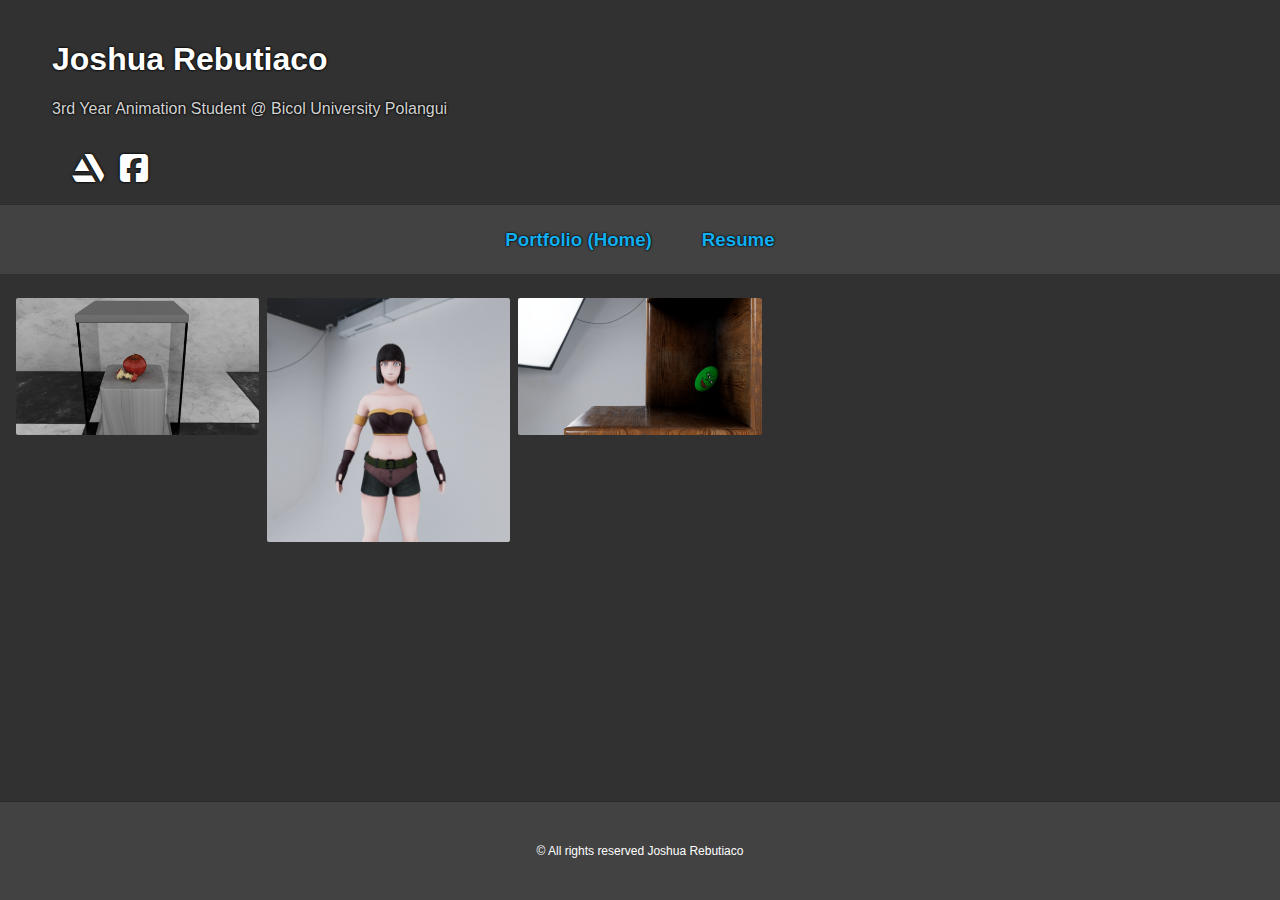
<file: index.html>
<!DOCTYPE html>
<html>

    <head>
        <meta name="viewport" content="width=device-width, initial-scale=1.0">
        <title>Joshua Rebutiaco - Portfolio</title>
        <link rel="stylesheet" href="portfolio.css">
        <link rel="icon" type="image/x-icon" class="webicon" href="imgs/icons8-artstation-18.png">
        <link rel="stylesheet" href="https://cdnjs.cloudflare.com/ajax/libs/font-awesome/6.5.0/css/all.min.css">
    </head>

    <body>

        <div class="site-header">
            <div class="info-container">
                    <div class="info">
                        <h1>Joshua Rebutiaco</h1>
                        <p class="secondary-info">3rd Year Animation Student @ Bicol University Polangui</p><br>
                        <div class="links">
                            <a href="https://www.artstation.com/bocchidayo6"><i class="fa-brands fa-artstation fa-2x"></i></a>
                            <a href="https://www.facebook.com/shwu.rebutiaco/"><i class="fa-brands fa-square-facebook fa-2x"></i></a>
                        </div>
                    </div>
                </div>
            </div>     
        </div>

        <nav class="tabs-container">
            <ul class="tabs">
                <li>
                    <a href="index.html"><h3>Portfolio (Home)</h3></a>
                </li>
                <li>
                    <a href="resume.html"><h3>Resume</h3></a>
                </li>
            </ul>
        </nav>

        <header class="site-wrapper">
            <section class="showcase">
                <a href="proj1.html">
                    <div class="showcase-item">
                        <img src="imgs/apol.jpg" class="image" alt="">
                        <div class="middle">
                            <div class="text">CpA 1 - Apple</div>
                        </div>
                    </div>
                </a>

                <a href="proj2.html">
                    <div class="showcase-item">
                        <img src="imgs/project-hunter/Character_Arnold-2k.jpg" class="image" alt="">
                        <div class="middle">
                            <div class="text">Hunter</div>
                        </div>
                    </div>
                </a>

                <a href="proj3.html">
                    <div class="showcase-item">
                        <img src="imgs/Bouncing-Ball.jpg" class="image" alt="">
                        <div class="middle">
                            <div class="text">CpA 2 - Bouncing Ball</div>
                        </div>
                    </div>
                </a>
            </section>
        </header><br><br><br>

        <footer class="site-footer">
            <div class="global-footer">
                <div class="footer-contents">
                    <p>© All rights reserved Joshua Rebutiaco</p>
                </div>
            </div>
        </footer>
    </body>                      
</html>
</file>
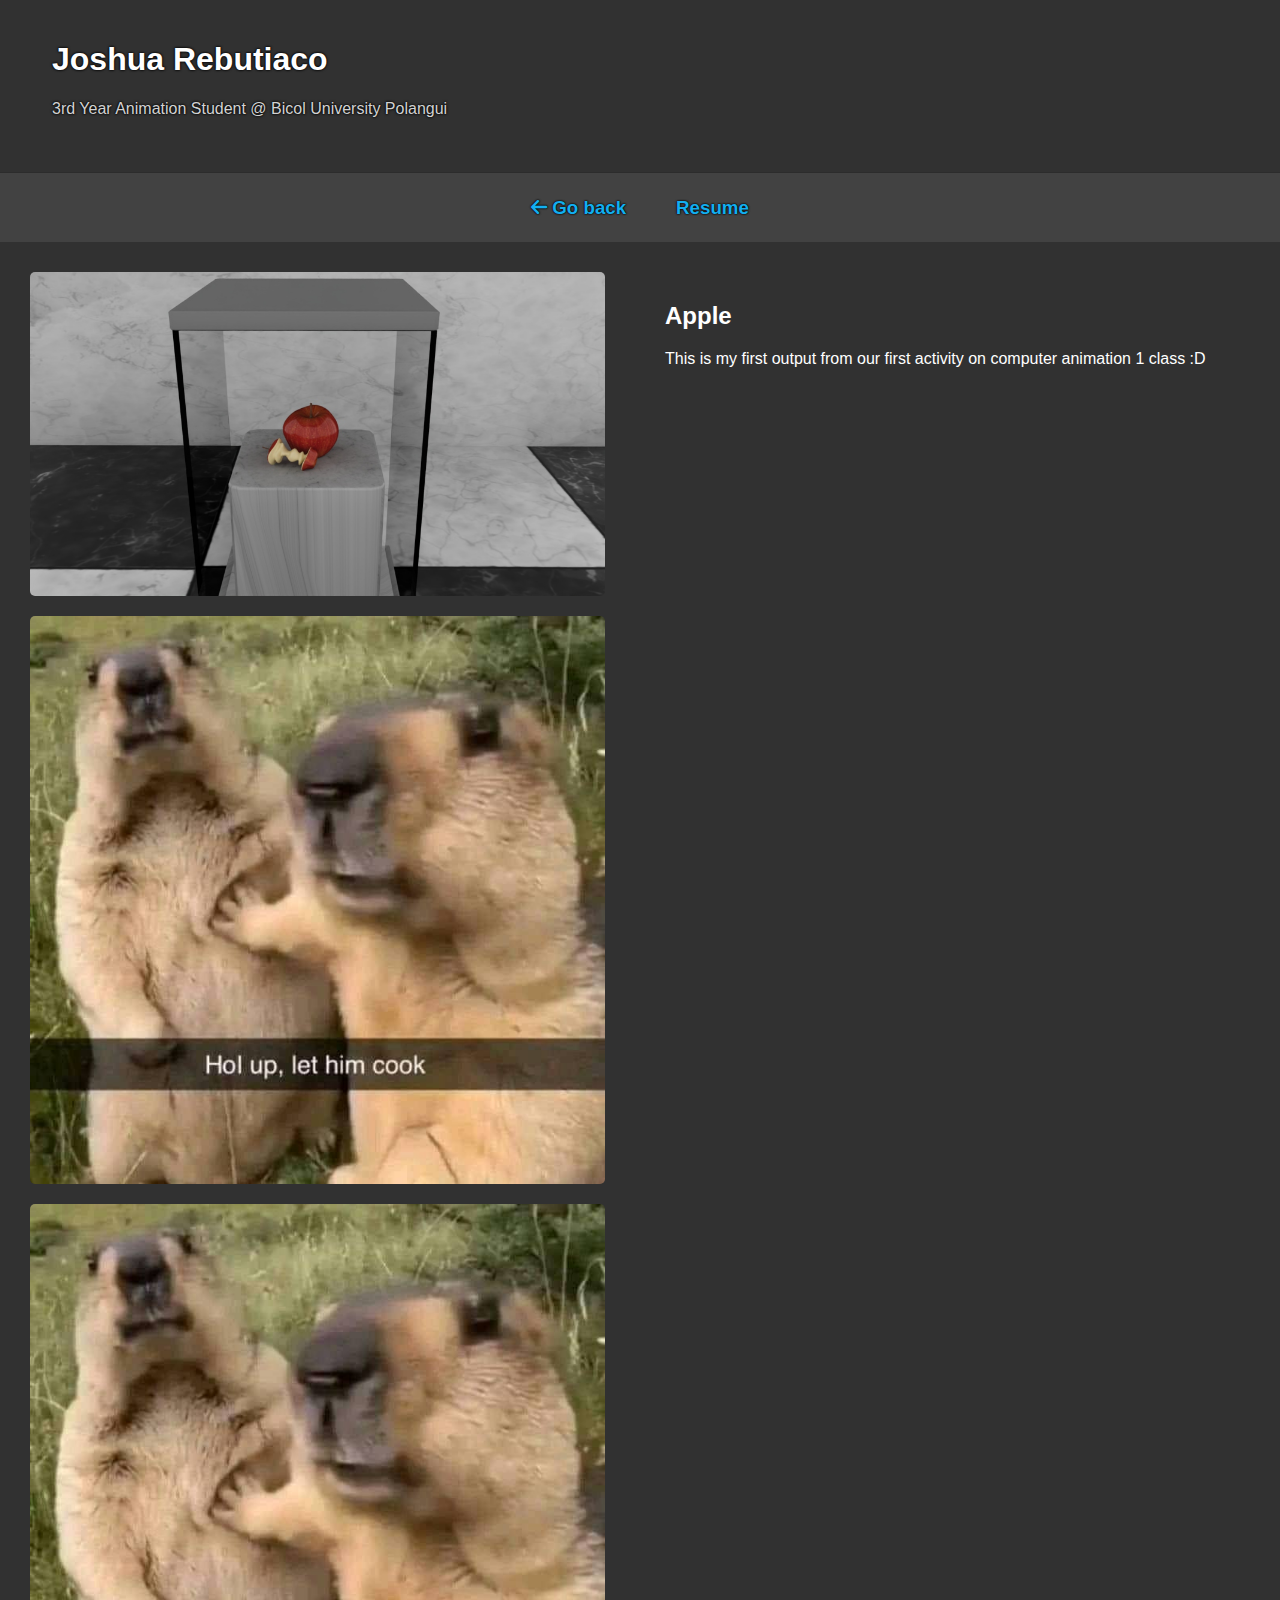
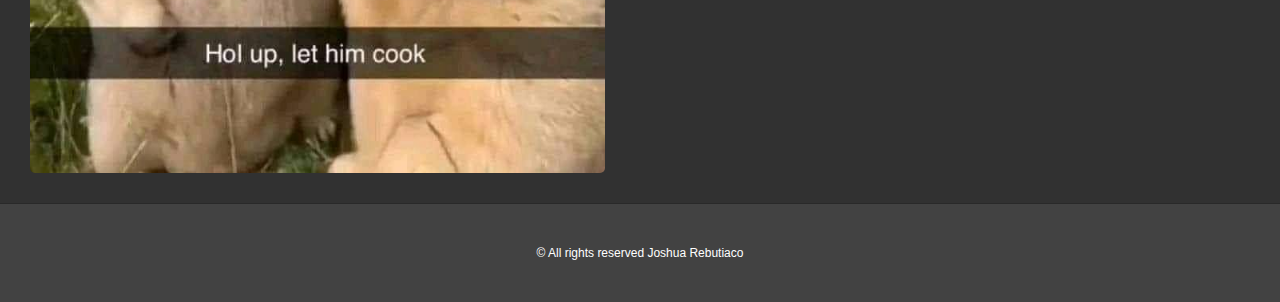
<file: proj1.html>
<!DOCTYPE html>
<html>
    <head>
        <title>Joshua Rebutiaco - Portfolio</title>

        <link rel="stylesheet" href="portfolio.css">

        <link rel="icon" type="image/x-icon" class="webicon" href="imgs/icons8-artstation-18.png">
        <link rel="stylesheet" href="https://cdnjs.cloudflare.com/ajax/libs/font-awesome/6.5.0/css/all.min.css">
    </head>

    <body>
        <div class="site-header">
            <div class="info-container">
                    <div class="info">
                        <h1>Joshua Rebutiaco</h1>
                        <p class="secondary-info">3rd Year Animation Student @ Bicol University Polangui</p><br>
                    </div>
                </div>
            </div>     
        </div>

        <nav class="tabs-container">
            <ul class="tabs">
                <li>
                    <h3><a href="index.html" class="to-home"><i class="fa-solid fa-arrow-left"></i> Go back</a></h3>
                </li>
                <li>
                    <a href="resume.html"><h3>Resume</h3></a>
                </li>
            </ul>
        </nav>
        
        <div class="proj-global-container">
            <div class="containerfor">
                <div class="img-desc-container">
                    <div class="img-container">
                        <div class="proj-container">
                            <img src="imgs/apol.jpg" alt="">
                        </div>

                        <div class="proj-container">
                            <img src="imgs/letmecook.jpg" alt="">
                        </div>

                        <div class="proj-container">
                            <img src="imgs/letmecook.jpg" alt="">
                        </div>

                    </div>

                    <div class="desc-container">
                        <h2>Apple</h2>
                        <p>This is my first output from our first activity on computer animation 1 class :D</p>
                    </div>

                </div>

            </div>

        </div>

        <footer class="site-footer">
            <footer class="global-footer">
                <div class="footer-contents">
                    <p>© All rights reserved Joshua Rebutiaco</p>
                </div>
            </footer>
        </footer>
    <body>


</html>
</file>
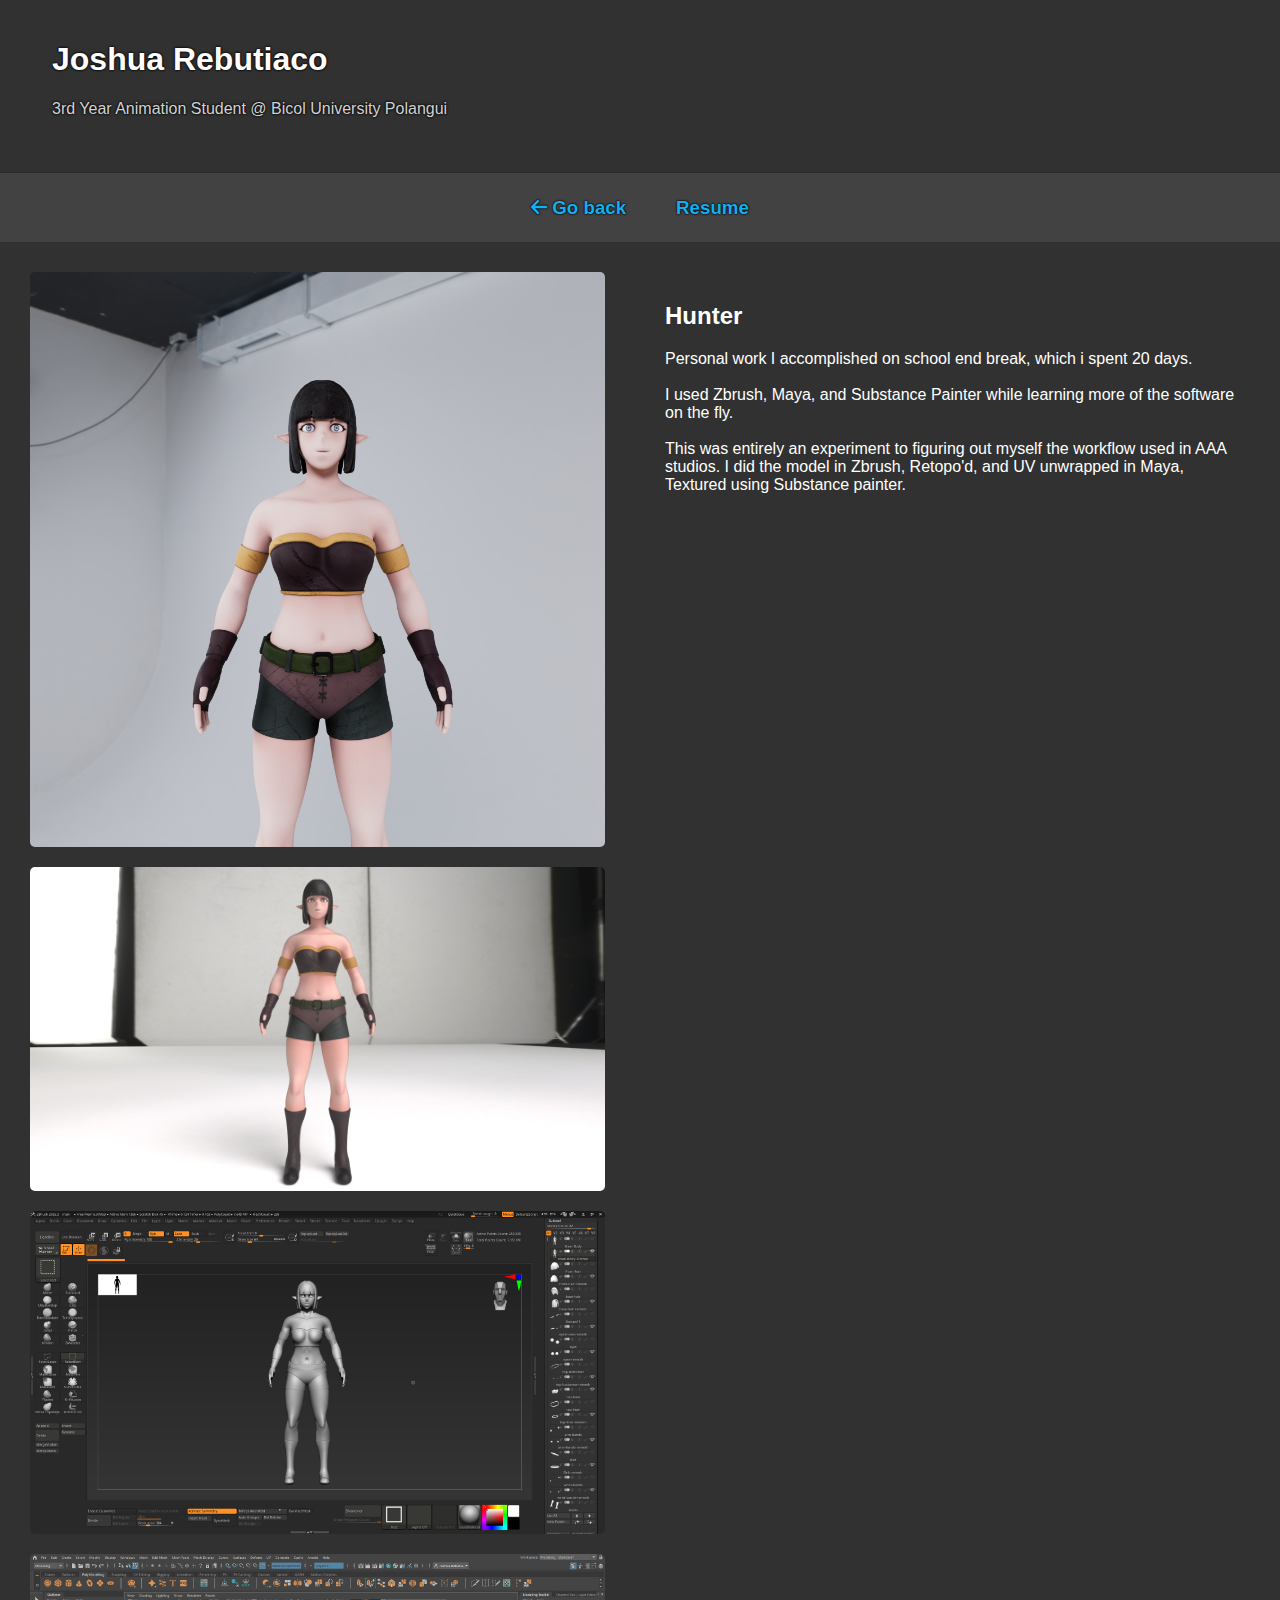
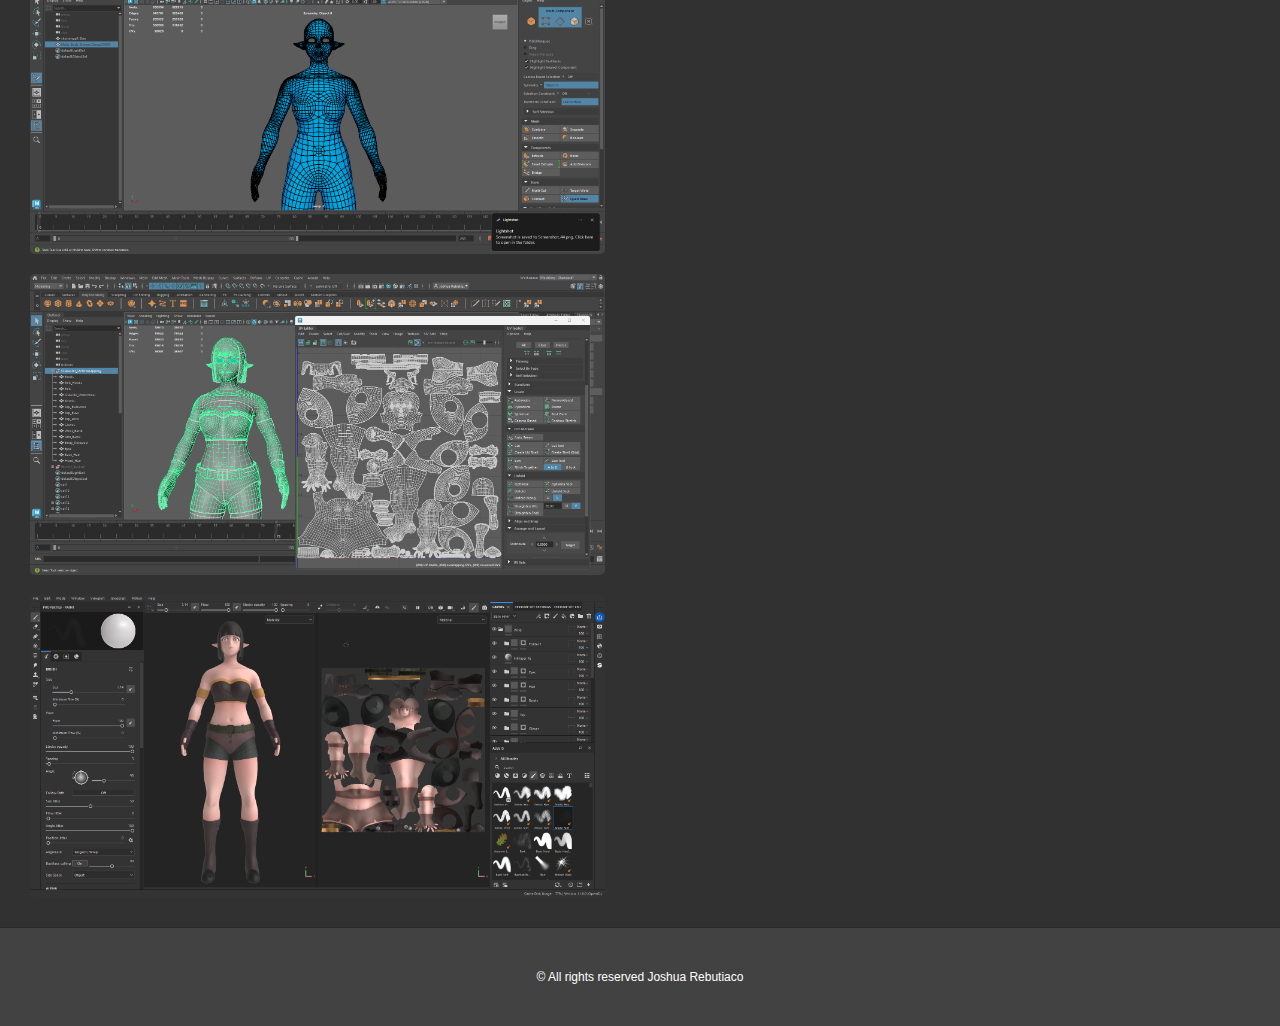
<file: proj2.html>
<!DOCTYPE html>
<html>
    <head>
        <title>Joshua Rebutiaco - Portfolio</title>

        <link rel="stylesheet" href="portfolio.css">

        <link rel="icon" type="image/x-icon" class="webicon" href="imgs/icons8-artstation-18.png">
        <link rel="stylesheet" href="https://cdnjs.cloudflare.com/ajax/libs/font-awesome/6.5.0/css/all.min.css">
    </head>

    <body>
        <div class="site-header">
            <div class="info-container">
                    <div class="info">
                        <h1>Joshua Rebutiaco</h1>
                        <p class="secondary-info">3rd Year Animation Student @ Bicol University Polangui</p><br>
                    </div>
                </div>
            </div>     
        </div>

        <nav class="tabs-container">
            <ul class="tabs">
                <li>
                    <h3><a href="index.html" class="to-home"><i class="fa-solid fa-arrow-left"></i> Go back</a></h3>
                </li>
                <li>
                    <a href="resume.html"><h3>Resume</h3></a>
                </li>
            </ul>
        </nav>
        
        <div class="proj-global-container">
            <div class="containerfor">
                <div class="img-desc-container">
                    <div class="img-container">
                        <div class="proj-container">
                            <img src="imgs/project-hunter/Character_Arnold-2k.jpg" alt="">
                        </div>

                        <div class="proj-container">
                            <img src="imgs/project-hunter/Character_Iray-2k.jpg" alt="">
                        </div>

                        <div class="proj-container">
                            <img src="imgs/project-hunter/zbr-hunter.png" alt="">
                        </div>

                        <div class="proj-container">
                            <img src="imgs/project-hunter/maya-hunter.png" alt="">
                        </div>

                        <div class="proj-container">
                            <img src="imgs/project-hunter/maya-hunter2.png" alt="">
                        </div>

                        <div class="proj-container">
                            <img src="imgs/project-hunter/SP-hunter.png" alt="">
                        </div>

                    </div>

                    <div class="desc-container">
                        <h2>Hunter</h2>
                        <p>
                            Personal work I accomplished on school end break, which i spent 20 days.
                            <br>
                            <br>
                            I used Zbrush, Maya, and Substance Painter while learning more of the software on the fly.
                            <br>
                            <br>
                            This was entirely an experiment to figuring out myself the workflow used in AAA studios.
                            
                            I did the model in Zbrush, Retopo'd, and UV unwrapped in Maya, Textured using 
                            Substance painter. 
                            
                        </p>
                    </div>

                </div>

            </div>

        </div>

        <footer class="site-footer">
            <footer class="global-footer">
                <div class="footer-contents">
                    <p>© All rights reserved Joshua Rebutiaco</p>
                </div>
            </footer>
        </footer>
    <body>


</html>
</file>
<file: portfolio.css>
/* index.html + global style */
.info-container {
    padding-left: 16px;
}

.info {
    background-color: #313131;
    color: white;
    text-shadow: 0 0 2px black, 0 0 3px black;
    padding-left: 16px;
}

.secondary-info {
    color: lightgray;
}

.links {
    display: flex;
    flex-direction: row;
    align-items: center;
    padding-left: 20px;
    gap: 16px;
}

.links i:hover {
    color: #0075d4;
}

.links img {
    width: 30px;
    height: 30px;
    border-radius: 5px;
}

.site-header {
    padding: 20px;
}

body {
    display: flex;
    flex-direction: column;
    min-height: 100vh;
    background-color: #313131;
    font-family:Verdana, Geneva, Tahoma, sans-serif;
    padding: 0;
    margin: 0;
}

.site-wrapper {
    padding: 16px;
    flex: 1;
}

.tabs-container {
    padding: 5px;
    background-color: #424242;
    border-top: 1.5px solid rgb(44, 44, 44);
}

.tabs-container ul {
    margin: 0;
    padding: 0;
}

.tabs {
    list-style-type: none;
    display: flex;
    justify-content: center;
    align-items: center;
    gap: 50px;
}

.tabs a:hover {
    color: #0075d4;
}

.tabs a {
    color: #13aff0;
    text-decoration: none;
    text-shadow: 0 0 2px black, 0 0 2px black;
    display: block;
    text-align: center;
}

.showcase {
  display: grid;
  grid-template-columns: repeat(5, 1fr);
  gap: 8px;
  justify-content: center;
  padding-top: 8px;
  width: 100%;
  text-align: center;
}

@media (max-width: 1200px) {
  .showcase {
    grid-template-columns: repeat(4, 1fr);
  }
}

@media (max-width: 900px) {
  .showcase {
    grid-template-columns: repeat(3, 1fr);
  }
}

@media (max-width: 600px) {
  .showcase {
    grid-template-columns: repeat(2, 1fr);
  }
}

@media (max-width: 400px) {
  .showcase {
    grid-template-columns: 1fr;
  }
}

.showcase-item {
    width: auto;
    max-width: 100%;
    border-radius: 2px;
    overflow: hidden;
    text-align: center;
    position: relative;
}

.showcase-item img {
    opacity: 1;
    width: 100%;
    height: auto;
    display: block;
    transition: .5s ease;
    backface-visibility: hidden;
}

.middle {
    transition: .5s ease;
    opacity: 0;
    position: absolute;
    top: 50%;
    left: 50%;
    transform: translate(-50%, -50%);
    -ms-transform: translate(-50%, -50%)
}

.showcase-item:hover .image {
    opacity: 0.3;
}
.showcase-item:hover .middle {
    opacity: 1;
}

.text {
    font-size: 24px;
    color: white;
}

.site-footer {
    border-top: 1.5px solid rgb(41, 41, 41);
}

.global-footer {
    background-color: #424242;
    padding: 20px;
    color: white;
}

.footer-contents {
    display: flex;
    justify-content: center;
    padding: 10px;
    font-size: 12px;
}

/* Resume.html style */

.info a {
    color: white;
    text-decoration: none;
}

.to-home:hover {
    color: #0075d4;
}

.prof-img-desc-container {
    padding: 16px;
}

.prof-img-container {
    display: block;
    text-align: center;
}

.prof-img-container img {
    width: 180px;
    height: 180px;
    border-radius: 50%;
    object-fit: cover;
}

.prof-desc {
    padding: 0;
    margin: 0;
    color: white;
    text-shadow: 0 0 2px black, 0 0 3px black;
    display: block;
    text-align: center;
}

.prof-desc h4 {
    color: lightgrey;
    text-shadow: 0 0 2px black, 0 0 3px black;
}

.prof-desc p {
    color: lightgrey;
    font-size: 16px;
}

.main-page {
    padding: 10px;
    display: flex;
    flex-direction: column;
    align-items: center;
    width: 100%;
    max-width: 800px;
    margin: 0 auto;
}

.summary-part {
    padding: 20px;
    color: white;
    border-bottom: 1.5px solid lightgrey;
}

.summary-part li {
    font-size: 16px;
}

.skills-part {
    color: white;
    padding: 20px;
    border-bottom: 1.5px solid lightgrey;
}

.my-skills {
    list-style-type: none;
    display: flex;
    flex-wrap: wrap;
    gap: 16px;
}

.my-skills li {
    padding: 8px;
    border: 1.5px solid white;
    font-size: 12px;
}

.software-part {
    padding: 20px;
    color: white;
    border-bottom: 1.5px solid lightgrey;
}

.software-list {
    display: flex;
    flex-wrap: wrap;
}
.software-icon {
    display: flex;
    flex-wrap: wrap;
    align-items: center;
    padding: 16px;
    gap: 8px;
}

.software-list img {
    width: 30px;
    height: 30px;
}

.software-list p {
    display: flex;
    flex-wrap: wrap;
    align-items: center;
}

.experience-part {
    color: white;
    padding: 20px;
    border-bottom: 1.5px solid lightgrey;
}

.education-part {
    color: white;
    padding: 20px;
}

.educ-details h4 {
    font-size: 16px;
}

.educ-major p {
    font-size: 14px;
    padding: 0;
}

.awards {
    list-style-type: none;
}

.awards p {
    font-size: 12px;
}

/* Proj1.html - CSS */

.proj-global-container {
    display: flex;
    justify-content: center;
    padding: 10px;
}

.containerfor {
    display: flex;
    flex-direction: row;
    flex-wrap: wrap;
    justify-content: center;
    padding: 20px;
    gap: 50px;
}

.img-container {
    display: flex;
    flex-direction: column;
    gap: 20px;
    flex: 1;
    min-width: 250px;
}

.proj-container img {
    width: 100%;
    max-width: 800px;
    height: auto;
    display: block;
    object-fit: cover;
    border-radius: 5px;
}

.img-desc-container {
    display: flex;
    flex-direction: row;
    flex-wrap: wrap;
    gap: 50px;
    width: 100%;
}

.desc-container {
    flex: 1;
    color: white;
    align-items: center;
    padding: 10px;
}

@media (max-width: 768px) {
  .img-desc-container {
    flex-direction: column;
    gap: 20px;
  }

  .desc-container {
    order: 2; /* ensures text comes after images */
    width: 100%;
    text-align: center;
  }

  .img-container {
    order: 1;
    max-width: 100%;
  }
}
</file>
